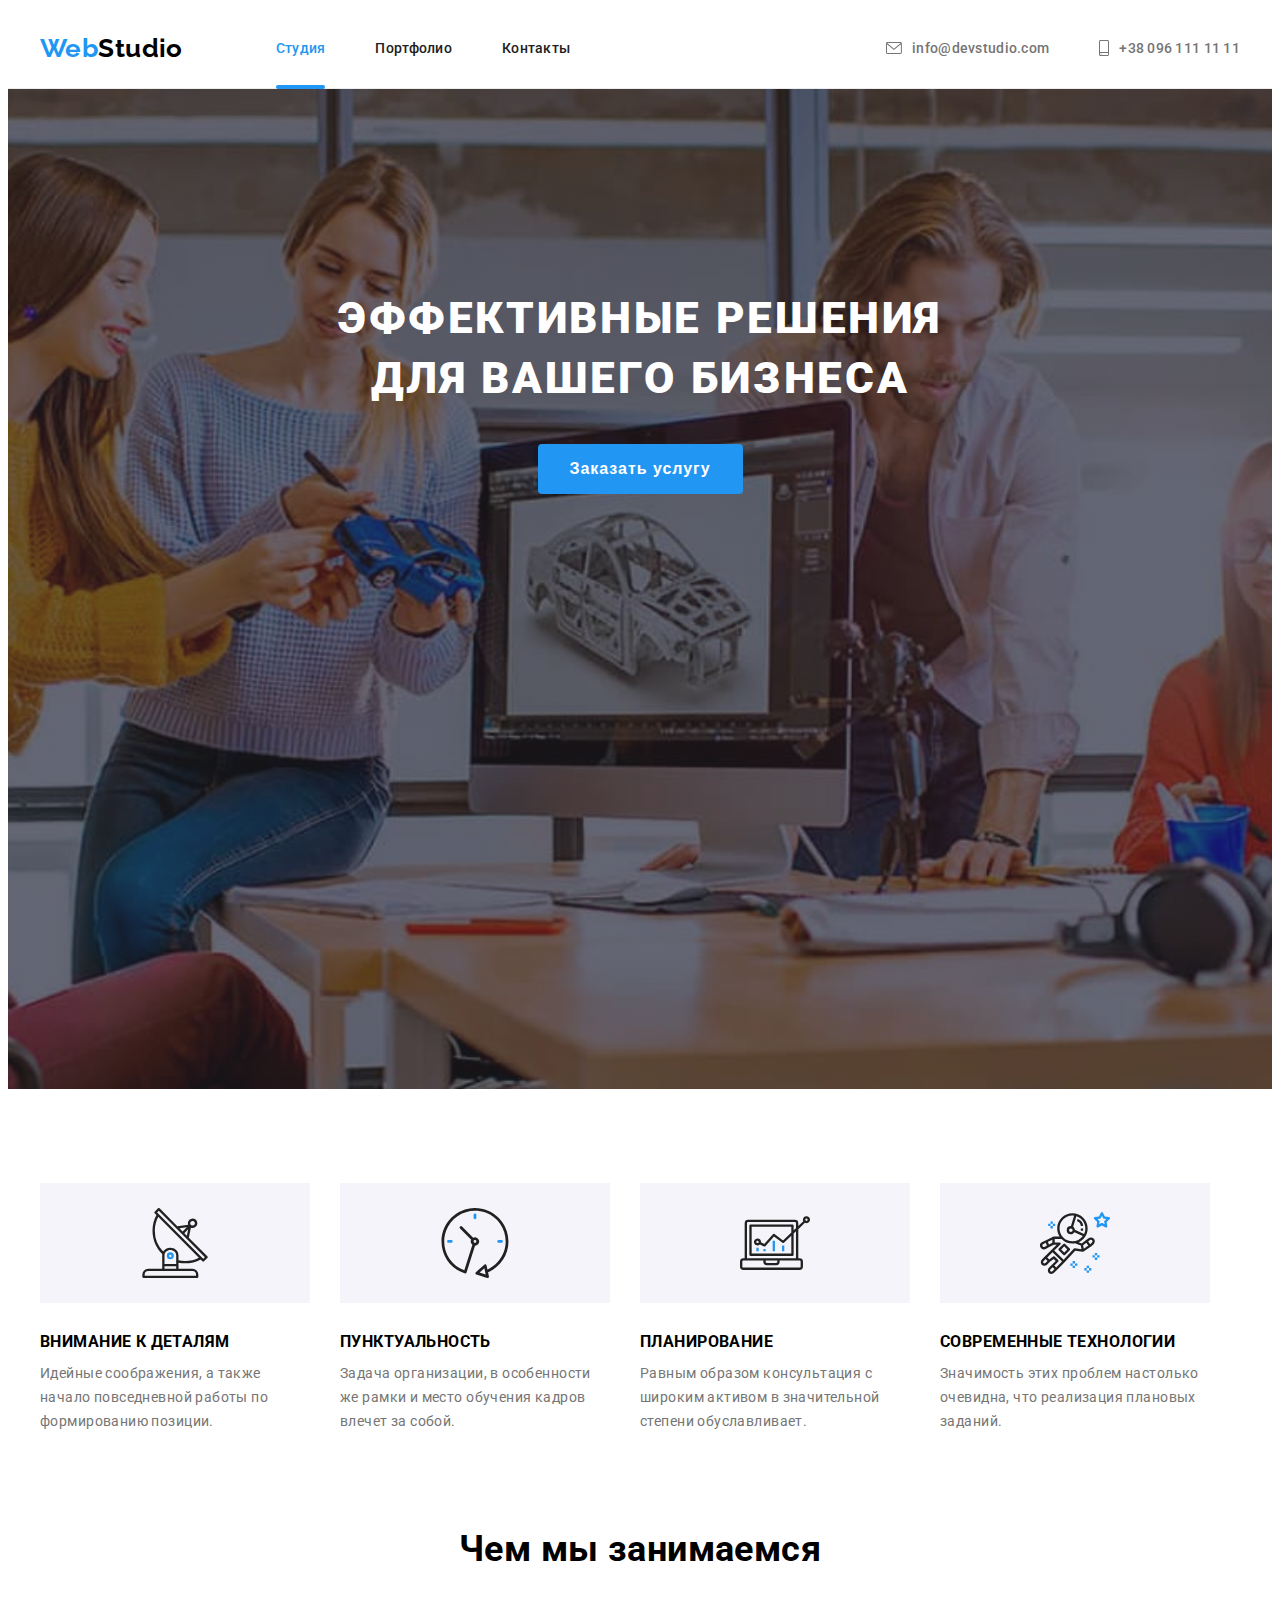
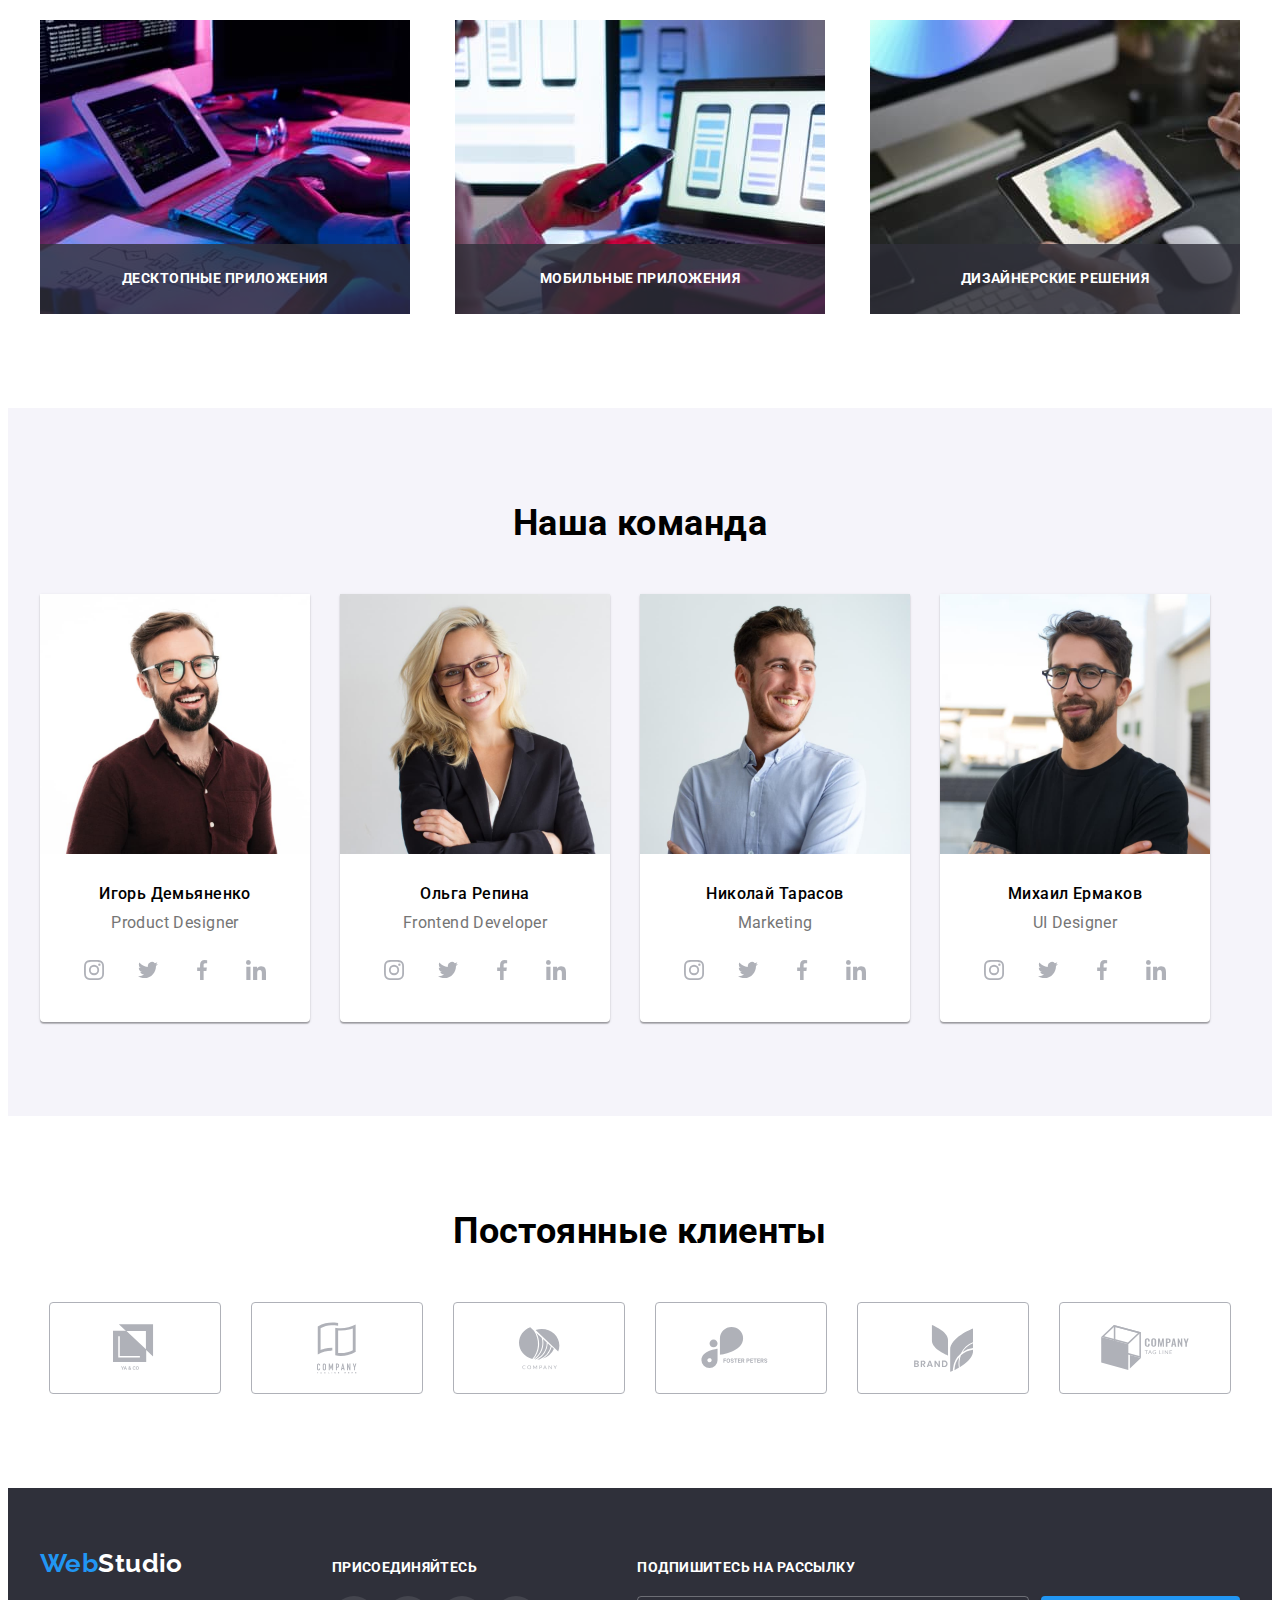
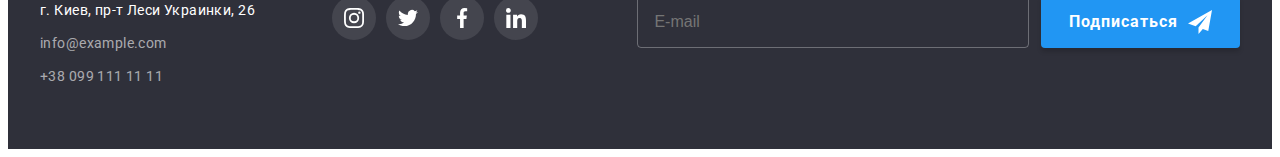
<file: index.html>
<!DOCTYPE html>
<html lang="ru">
  <head>
    <meta charset="UTF-8" />
    <meta name="viewport" content="width=device-width, initial-scale=1.0" />
    <title>Студия</title>
    <link rel="preconnect" href="https://fonts.gstatic.com" />
    <link
      href="https://fonts.googleapis.com/css2?family=Raleway&family=Roboto:wght@400;500;700;900&display=swap"
      rel="stylesheet"
    />
    <link
      rel="stylesheet"
      href="https://cdnjs.cloudflare.com/ajax/libs/modern-normalize/1.0.0/modern-normalize.min.css"
      integrity="sha512-ISS7cAi1PEhQ8jnbJpJZMd29NlhNj4AWYyLOSp2CE/CsHxTCu+r+t0D2yoJudVrd0/8fTVPUVDzY5Tvli75u/g=="
      crossorigin="anonymous"
    />
    <link rel="stylesheet" href="./css/main.min.css" />
  </head>

  <body>
    <header class="page-header">
      <div class="container page-header__container">
        <!-- Блок навигации -->
        <nav class="page-header__nav">
          <a href="./index.html" class="logo"
            ><span class="logo--accent">Web</span>Studio</a
          >

          <ul class="site-nav">
            <li class="site-nav__item">
              <a href="" class="site-nav__link site-nav__link--current"
                >Студия</a
              >
            </li>
            <li class="site-nav__item">
              <a href="./portfolio.html" class="site-nav__link">Портфолио</a>
            </li>
            <li class="site-nav__item">
              <a href="" class="site-nav__link">Контакты</a>
            </li>
          </ul>
        </nav>

        <ul class="adr-nav">
          <li class="adr-nav__item">
            <a href="mailto:info@devstudio.com" class="adr-nav__link">
              <svg class="adr-nav__icon" width="16" height="12">
                <use href="./images/icons.svg#icon-envelope"></use>
              </svg>
              info@devstudio.com</a
            >
          </li>

          <li class="adr-nav__item">
            <a href="tel:+380961111111" class="adr-nav__link">
              <svg class="adr-nav__icon" width="10" height="16">
                <use href="./images/icons.svg#icon-smartphone"></use>
              </svg>
              +38 096 111 11 11</a
            >
          </li>
        </ul>
      </div>
    </header>

    <!-- Контейнер основного контента -->
    <main>
      <!-- Герой -->
      <section class="hero">
        <div class="container">
          <h1 class="hero__title">
            Эффективные решения <br />для вашего бизнеса
          </h1>
          <button
            class="hero__btn"
            data-modal-open
            type="button"
            aria-label="Order service"
          >
            Заказать услугу
          </button>
        </div>
      </section>

      <!-- Секция "Наши возможности" -->
      <section class="can">
        <div class="container">
          <h2 class="visually-hidden">Наши преимущества</h2>

          <ul class="can-set">
            <li class="can-set__item">
              <div class="can-set__link">
                <svg width="70" height="70">
                  <use href="./images/icons.svg#icon-antenna"></use>
                </svg>
              </div>
              <h3 class="can-set__title">Внимание к деталям</h3>
              <p class="can-set__paragraph">
                Идейные соображения, а также начало повседневной работы по
                формированию позиции.
              </p>
            </li>

            <li class="can-set__item">
              <div class="can-set__link">
                <svg width="70" height="70">
                  <use href="./images/icons.svg#icon-clock"></use>
                </svg>
              </div>
              <h3 class="can-set__title">Пунктуальность</h3>
              <p class="can-set__paragraph">
                Задача организации, в особенности же рамки и место обучения
                кадров влечет за собой.
              </p>
            </li>

            <li class="can-set__item">
              <div class="can-set__link">
                <svg width="70" height="70">
                  <use href="./images/icons.svg#icon-diagram"></use>
                </svg>
              </div>
              <h3 class="can-set__title">Планирование</h3>
              <p class="can-set__paragraph">
                Равным образом консультация с широким активом в значительной
                степени обуславливает.
              </p>
            </li>

            <li class="can-set__item">
              <div class="can-set__link">
                <svg width="70" height="70">
                  <use href="./images/icons.svg#icon-astronaut"></use>
                </svg>
              </div>
              <h3 class="can-set__title">Современные технологии</h3>
              <p class="can-set__paragraph">
                Значимость этих проблем настолько очевидна, что реализация
                плановых заданий.
              </p>
            </li>
          </ul>
        </div>
      </section>

      <!-- Секция "Чем мы занимаемся" -->
      <section class="work">
        <div class="container">
          <h2 class="block-title">Чем мы занимаемся</h2>
          <ul class="work-set">
            <li class="work-set__item">
              <div class="work-set__thumb">
                <img
                  src="./images/img1.jpg"
                  alt="Работа за компьютером"
                  width="370"
                  height="294"
                />
                <p class="work-set__paragraph">Десктопные приложения</p>
              </div>
            </li>

            <li class="work-set__item">
              <div class="work-set__thumb">
                <img
                  src="./images/img2.jpg"
                  alt="Работа на ноутбуке"
                  width="370"
                  height="294"
                />
                <p class="work-set__paragraph">Мобильные приложения</p>
              </div>
            </li>

            <li class="work-set__item">
              <div class="work-set__thumb">
                <img
                  src="./images/img3.jpg"
                  alt="Работа на ноутбуке"
                  width="370"
                  height="294"
                />
                <p class="work-set__paragraph">Дизайнерские решения</p>
              </div>
            </li>
          </ul>
        </div>
      </section>

      <!-- Секция "Наша команда" -->
      <section class="team">
        <div class="container">
          <h2 class="block-title">Наша команда</h2>

          <ul class="team-set">
            <li class="team-set__item">
              <div class="team-set__thumb">
                <img
                  src="./images/igor.jpg"
                  alt="Игорь Демьяненко"
                  width="270"
                  height="260"
                />
              </div>

              <div class="team-set__cont">
                <h3 class="team-set__title">Игорь Демьяненко</h3>
                <p class="team-set__paragraph">Product Designer</p>

                <ul class="icons-set">
                  <li class="icons-set__item">
                    <a href="" class="icons-set__link">
                      <svg width="20" height="20">
                        <use href="./images/icons.svg#icon-instagram"></use>
                      </svg>
                    </a>
                  </li>

                  <li class="icons-set__item">
                    <a href="" class="icons-set__link">
                      <svg width="20" height="20">
                        <use href="./images/icons.svg#icon-twitter"></use>
                      </svg>
                    </a>
                  </li>

                  <li class="icons-set__item">
                    <a href="" class="icons-set__link">
                      <svg width="20" height="20">
                        <use href="./images/icons.svg#icon-facebook"></use>
                      </svg>
                    </a>
                  </li>

                  <li class="icons-set__item">
                    <a href="" class="icons-set__link">
                      <svg width="20" height="20">
                        <use href="./images/icons.svg#icon-linkedin"></use>
                      </svg>
                    </a>
                  </li>
                </ul>
              </div>
            </li>

            <li class="team-set__item">
              <div class="team-set__thumb">
                <img
                  src="./images/olga.jpg"
                  alt="Ольга Репина"
                  width="270"
                  height="260"
                />
              </div>

              <div class="team-set__cont">
                <h3 class="team-set__title">Ольга Репина</h3>
                <p class="team-set__paragraph">Frontend Developer</p>

                <ul class="icons-set">
                  <li class="icons-set__item">
                    <a href="" class="icons-set__link">
                      <svg width="20" height="20">
                        <use href="./images/icons.svg#icon-instagram"></use>
                      </svg>
                    </a>
                  </li>

                  <li class="icons-set__item">
                    <a href="" class="icons-set__link">
                      <svg width="20" height="20">
                        <use href="./images/icons.svg#icon-twitter"></use>
                      </svg>
                    </a>
                  </li>

                  <li class="icons-set__item">
                    <a href="" class="icons-set__link">
                      <svg width="20" height="20">
                        <use href="./images/icons.svg#icon-facebook"></use>
                      </svg>
                    </a>
                  </li>

                  <li class="icons-set__item">
                    <a href="" class="icons-set__link">
                      <svg width="20" height="20">
                        <use href="./images/icons.svg#icon-linkedin"></use>
                      </svg>
                    </a>
                  </li>
                </ul>
              </div>
            </li>

            <li class="team-set__item">
              <div class="team-set__thumb">
                <img
                  src="./images/nikolay.jpg"
                  alt="Николай Тарасов"
                  width="270"
                  height="260"
                />
              </div>

              <div class="team-set__cont">
                <h3 class="team-set__title">Николай Тарасов</h3>
                <p class="team-set__paragraph">Marketing</p>

                <ul class="icons-set">
                  <li class="icons-set__item">
                    <a href="" class="icons-set__link">
                      <svg width="20" height="20">
                        <use href="./images/icons.svg#icon-instagram"></use>
                      </svg>
                    </a>
                  </li>

                  <li class="icons-set__item">
                    <a href="" class="icons-set__link">
                      <svg width="20" height="20">
                        <use href="./images/icons.svg#icon-twitter"></use>
                      </svg>
                    </a>
                  </li>

                  <li class="icons-set__item">
                    <a href="" class="icons-set__link">
                      <svg width="20" height="20">
                        <use href="./images/icons.svg#icon-facebook"></use>
                      </svg>
                    </a>
                  </li>

                  <li class="icons-set__item">
                    <a href="" class="icons-set__link">
                      <svg width="20" height="20">
                        <use href="./images/icons.svg#icon-linkedin"></use>
                      </svg>
                    </a>
                  </li>
                </ul>
              </div>
            </li>

            <li class="team-set__item">
              <div class="team-set__thumb">
                <img
                  src="./images/mihail.jpg"
                  alt="Михаил Ермаков"
                  width="270"
                  height="260"
                />
              </div>

              <div class="team-set__cont">
                <h3 class="team-set__title">Михаил Ермаков</h3>
                <p class="team-set__paragraph">UI Designer</p>

                <ul class="icons-set">
                  <li class="icons-set__item">
                    <a href="" class="icons-set__link">
                      <svg width="20" height="20">
                        <use href="./images/icons.svg#icon-instagram"></use>
                      </svg>
                    </a>
                  </li>

                  <li class="icons-set__item">
                    <a href="" class="icons-set__link">
                      <svg width="20" height="20">
                        <use href="./images/icons.svg#icon-twitter"></use>
                      </svg>
                    </a>
                  </li>

                  <li class="icons-set__item">
                    <a href="" class="icons-set__link">
                      <svg width="20" height="20">
                        <use href="./images/icons.svg#icon-facebook"></use>
                      </svg>
                    </a>
                  </li>

                  <li class="icons-set__item">
                    <a href="" class="icons-set__link">
                      <svg width="20" height="20">
                        <use href="./images/icons.svg#icon-linkedin"></use>
                      </svg>
                    </a>
                  </li>
                </ul>
              </div>
            </li>
          </ul>
        </div>
      </section>

      <section class="clients">
        <div class="container">
          <h2 class="block-title">Постоянные клиенты</h2>

          <ul class="client-set">
            <li class="client-set__item">
              <a href="" class="client-set__link">
                <svg width="44.27" height="49.23">
                  <use href="./images/icons.svg#icon-client1"></use>
                </svg>
              </a>
            </li>

            <li class="client-set__item">
              <a href="" class="client-set__link">
                <svg width="40" height="52">
                  <use href="./images/icons.svg#icon-client2"></use>
                </svg>
              </a>
            </li>

            <li class="client-set__item">
              <a href="" class="client-set__link">
                <svg width="41" height="42.8">
                  <use href="./images/icons.svg#icon-client3"></use>
                </svg>
              </a>
            </li>

            <li class="client-set__item">
              <a href="" class="client-set__link">
                <svg width="79.66" height="42.02">
                  <use href="./images/icons.svg#icon-client4"></use>
                </svg>
              </a>
            </li>

            <li class="client-set__item">
              <a href="" class="client-set__link">
                <svg width="59" height="47">
                  <use href="./images/icons.svg#icon-client5"></use>
                </svg>
              </a>
            </li>

            <li class="client-set__item">
              <a href="" class="client-set__link">
                <svg width="88.48" height="45.44">
                  <use href="./images/icons.svg#icon-client6"></use>
                </svg>
              </a>
            </li>
          </ul>
        </div>
      </section>
    </main>

    <!-- Подвал -->
    <footer class="page-footer">
      <div class="container page-footer__container">
        <div>
          <a href="./index.html" class="logo page-footer__logo"
            ><span class="logo--accent">Web</span>Studio</a
          >

          <address class="address">
            <p class="address__paragraph">г. Киев, пр-т Леси Украинки, 26</p>
            <ul class="address__set">
              <li class="address__item">
                <a href="mailto:info@example.com" class="address__link"
                  >info@example.com</a
                >
              </li>
              <li class="address__item">
                <a href="tel:+380991111111" class="address__link"
                  >+38 099 111 11 11</a
                >
              </li>
            </ul>
          </address>
        </div>

        <div class="connect">
          <p class="connect__name">Присоединяйтесь</p>

          <ul class="connect-set">
            <li class="connect-set__item">
              <a href="" class="connect-set__link">
                <svg width="20" height="20">
                  <use href="./images/icons.svg#icon-instagram"></use>
                </svg>
              </a>
            </li>

            <li class="connect-set__item">
              <a href="" class="connect-set__link">
                <svg width="20" height="20">
                  <use href="./images/icons.svg#icon-twitter"></use>
                </svg>
              </a>
            </li>

            <li class="connect-set__item">
              <a href="" class="connect-set__link">
                <svg width="20" height="20">
                  <use href="./images/icons.svg#icon-facebook"></use>
                </svg>
              </a>
            </li>

            <li class="connect-set__item">
              <a href="" class="connect-set__link">
                <svg width="20" height="20">
                  <use href="./images/icons.svg#icon-linkedin"></use>
                </svg>
              </a>
            </li>
          </ul>
        </div>

        <form class="foot-form">
          <b class="foot-form__appeal">Подпишитесь на рассылку</b>
          <div class="foot-form__box">
            <input
              class="foot-form__input"
              type="email"
              name="email"
              placeholder="E-mail"
            />
            <button class="foot-form__btn" type="submit" aria-label="Subscribe">
              Подписаться
              <svg class="foot-form__svg" width="24" height="24">
                <use href="./images/icons.svg#icon-send"></use>
              </svg>
            </button>
          </div>
        </form>
      </div>
    </footer>

    <div data-modal class="backdrop backdrop--hidden">
      <div class="modal">
        <button
          class="modal__close-btn"
          data-modal-close
          type="button"
          aria-label="Close button"
        >
          <svg width="18" height="18">
            <use href="./images/icons.svg#icon-close"></use>
          </svg>
        </button>

        <form class="form" autocomplete="off">
          <p class="form__paragraph">Оставьте свои данные, мы Вам перезвоним</p>
          <label class="form__field">
            <span class="form__name">Имя</span>
            <span class="form__box">
              <input class="form__input" type="text" name="name" />
              <svg class="form__svg" width="18" height="18">
                <use href="./images/icons.svg#icon-person"></use>
              </svg>
            </span>
          </label>

          <label class="form__field">
            <span class="form__name">Телефон</span>
            <span class="form__box">
              <input class="form__input" type="tel" name="tel" />
              <svg class="form__svg" width="18" height="18">
                <use href="./images/icons.svg#icon-phone"></use>
              </svg>
            </span>
          </label>

          <label class="form__field">
            <span class="form__name">Почта</span>
            <span class="form__box">
              <input class="form__input" type="email" name="mail" />
              <svg class="form__svg" width="18" height="18">
                <use href="./images/icons.svg#icon-email"></use>
              </svg>
            </span>
          </label>

          <label class="form__field">
            <span class="form__name">Комментарий</span>
            <textarea
              class="form__textarea"
              name="comment"
              rows="5"
              placeholder="Введите текст"
            ></textarea>
          </label>

          <label class="form__policy">
            <input class="form__checkbox" type="checkbox" name="policy" />
            <svg class="form__policy-svg" width="16" height="15">
              <use
                class="form__policy-use"
                href="./images/icons.svg#icon-check"
              ></use>
            </svg>
            <span class="form__agreement">
              Соглашаюсь с рассылкой и принимаю&nbsp;
              <a class="form__agreement-link" href="">Условия договора</a></span
            >
          </label>

          <button class="modal__btn" type="submit" aria-label="Send">
            Отправить
          </button>
        </form>
      </div>
    </div>
    <script src="./js/modal.js"></script>
  </body>
</html>
</file>
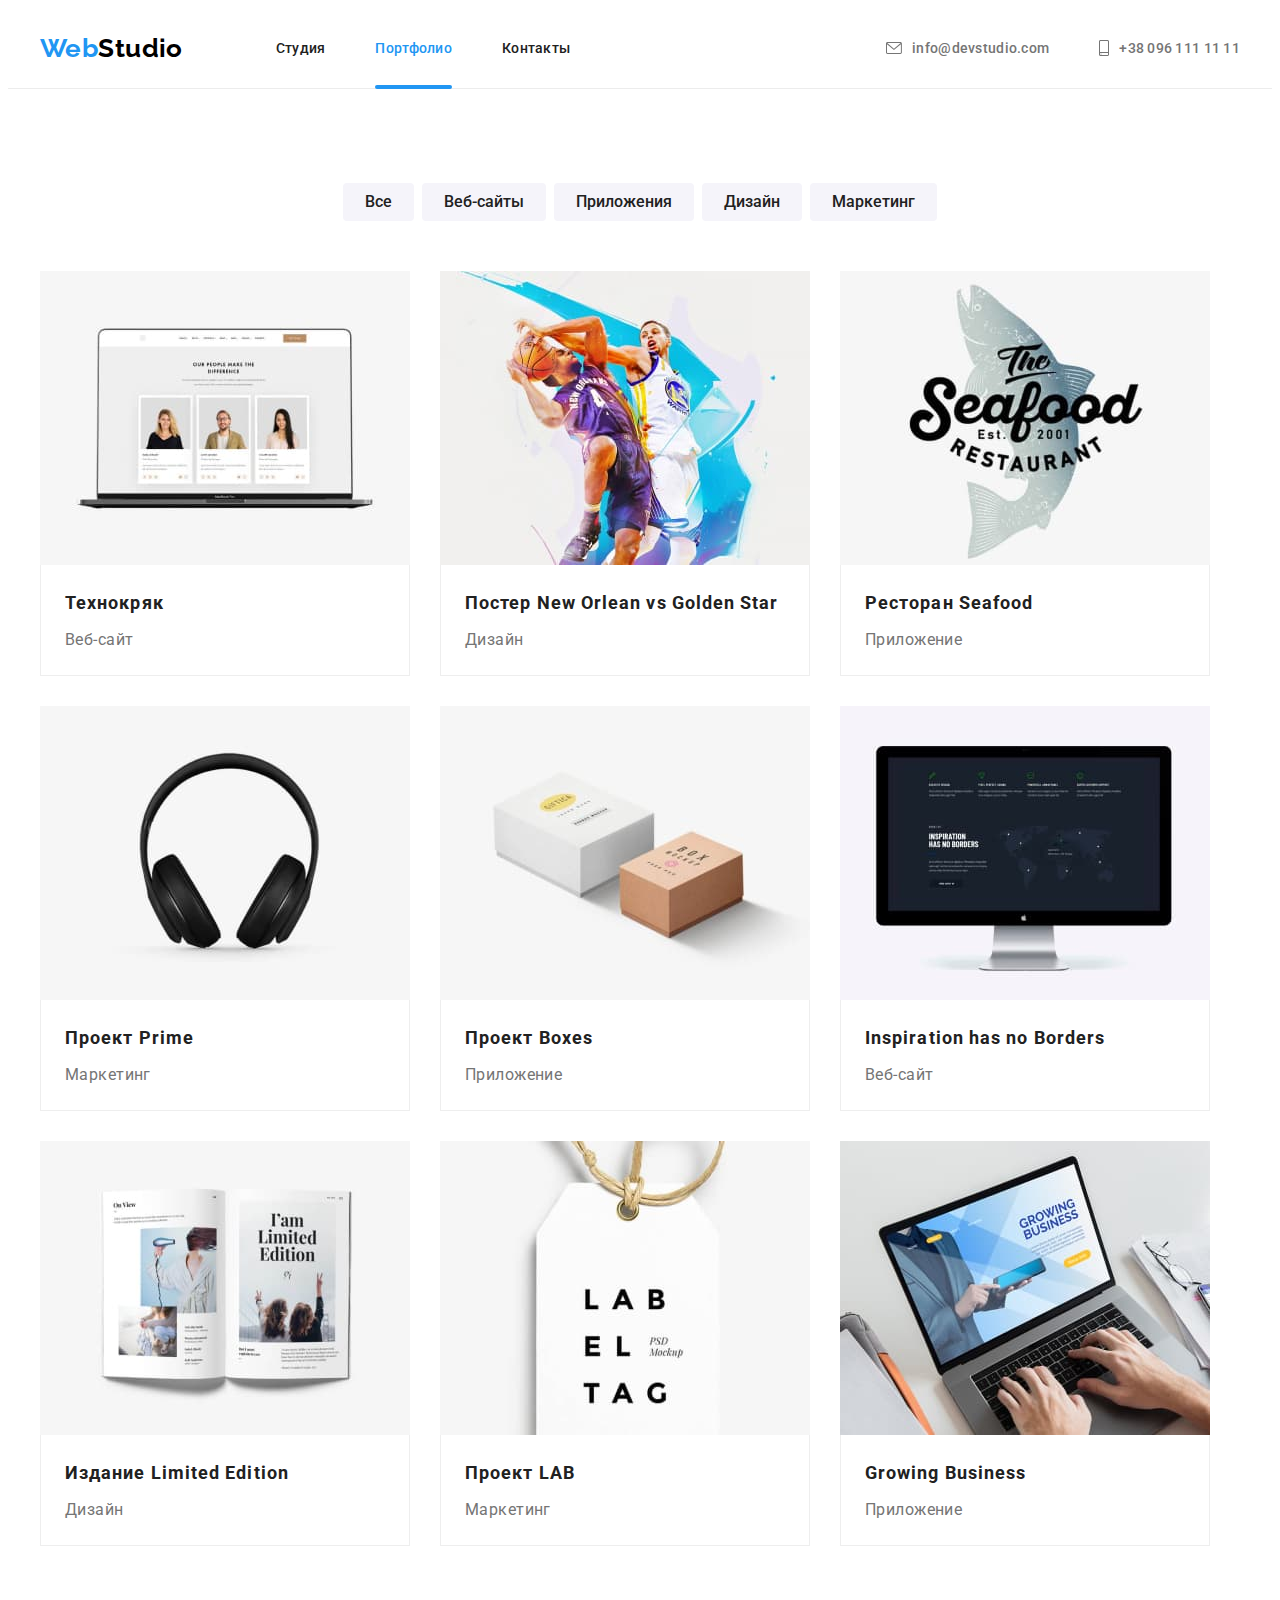
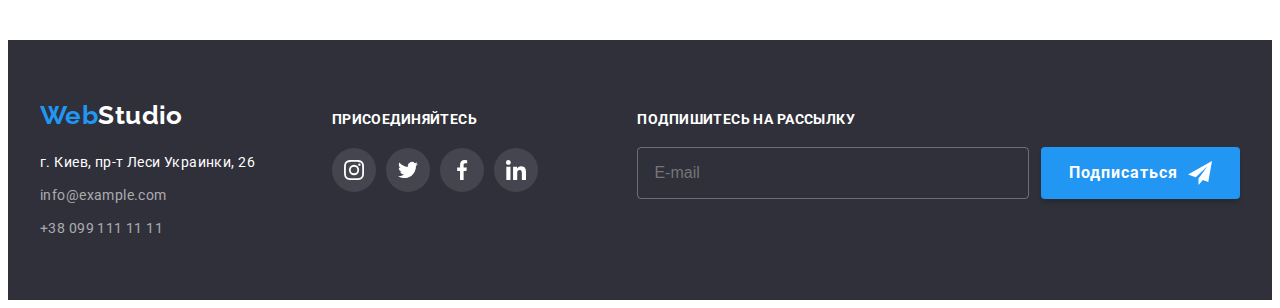
<file: portfolio.html>
<!DOCTYPE html>
<html lang="ru">
  <head>
    <meta charset="UTF-8" />
    <meta name="viewport" content="width=device-width, initial-scale=1.0" />
    <title>Портфолио</title>
    <link rel="preconnect" href="https://fonts.gstatic.com" />
    <link
      href="https://fonts.googleapis.com/css2?family=Raleway&family=Roboto:wght@400;500;700;900&display=swap"
      rel="stylesheet"
    />
    <link
      rel="stylesheet"
      href="https://cdnjs.cloudflare.com/ajax/libs/modern-normalize/1.0.0/modern-normalize.min.css"
      integrity="sha512-ISS7cAi1PEhQ8jnbJpJZMd29NlhNj4AWYyLOSp2CE/CsHxTCu+r+t0D2yoJudVrd0/8fTVPUVDzY5Tvli75u/g=="
      crossorigin="anonymous"
    />
    <link rel="stylesheet" href="./css/main.min.css" />
  </head>

  <body>
    <header class="page-header">
      <div class="container page-header__container">
        <!-- Блок навигации -->
        <nav class="page-header__nav">
          <a href="./index.html" class="logo"
            ><span class="logo--accent">Web</span>Studio</a
          >

          <ul class="site-nav">
            <li class="site-nav__item">
              <a href="./index.html" class="site-nav__link">Студия</a>
            </li>
            <li class="site-nav__item">
              <a href="" class="site-nav__link site-nav__link--current"
                >Портфолио</a
              >
            </li>
            <li class="site-nav__item">
              <a href="" class="site-nav__link">Контакты</a>
            </li>
          </ul>
        </nav>

        <ul class="adr-nav">
          <li class="adr-nav__item">
            <a href="mailto:info@devstudio.com" class="adr-nav__link">
              <svg class="adr-nav__icon" width="16" height="12">
                <use href="./images/icons.svg#icon-envelope"></use>
              </svg>
              info@devstudio.com</a
            >
          </li>

          <li class="adr-nav__item">
            <a href="tel:+380961111111" class="adr-nav__link">
              <svg class="adr-nav__icon" width="10" height="16">
                <use href="./images/icons.svg#icon-smartphone"></use>
              </svg>
              +38 096 111 11 11</a
            >
          </li>
        </ul>
      </div>
    </header>

    <!-- Контейнер основного контента -->
    <main>
      <section class="card-section">
        <div class="container">
          <h1 class="visually-hidden">Примеры работ</h1>

          <!-- Блок кнопок -->
          <ul class="button-set">
            <li class="button-set__item">
              <button class="button-set__btn" type="button" aria-label="All">
                Все
              </button>
            </li>

            <li class="button-set__item">
              <button
                class="button-set__btn"
                type="button"
                aria-label="Web sites"
              >
                Веб-сайты
              </button>
            </li>

            <li class="button-set__item">
              <button
                class="button-set__btn"
                type="button"
                aria-label="Applications"
              >
                Приложения
              </button>
            </li>

            <li class="button-set__item">
              <button class="button-set__btn" type="button" aria-label="Design">
                Дизайн
              </button>
            </li>

            <li class="button-set__item">
              <button
                class="button-set__btn"
                type="button"
                aria-label="Marketing"
              >
                Маркетинг
              </button>
            </li>
          </ul>

          <!-- Блок карточек -->
          <ul class="card-set">
            <li class="card-set__item">
              <a href="" class="product">
                <div class="product__thumb">
                  <img
                    src="./images/portfolio/page2-1.jpg"
                    alt="Ноутбук"
                    width="370"
                    height="294"
                  />

                  <div class="product__overley">
                    <p class="product__paragraph">
                      Технокряк это современная площадка распространения
                      коронавируса. Компании используют эту платформу для
                      цифрового шпионажа и атак на защищённые сервера
                      конкурентов.
                    </p>
                  </div>
                </div>

                <div class="product__cont">
                  <h2 class="product__name">Технокряк</h2>
                  <p class="product__description">Веб-сайт</p>
                </div>
              </a>
            </li>

            <li class="card-set__item">
              <a href="" class="product">
                <div class="product__thumb">
                  <img
                    src="./images/portfolio/page2-2.jpg"
                    alt="Два баскетболиста"
                    width="370"
                    height="294"
                  />

                  <div class="product__overley">
                    <p class="product__paragraph">
                      Технокряк это современная площадка распространения
                      коронавируса. Компании используют эту платформу для
                      цифрового шпионажа и атак на защищённые сервера
                      конкурентов.
                    </p>
                  </div>
                </div>

                <div class="product__cont">
                  <h2 class="product__name">
                    Постер New Orlean vs Golden Star
                  </h2>
                  <p class="product__description">Дизайн</p>
                </div>
              </a>
            </li>

            <li class="card-set__item">
              <a href="" class="product">
                <div class="product__thumb">
                  <img
                    src="./images/portfolio/page2-3.jpg"
                    alt="Логотип ресторана Seafood"
                    width="370"
                    height="294"
                  />

                  <div class="product__overley">
                    <p class="product__paragraph">
                      Технокряк это современная площадка распространения
                      коронавируса. Компании используют эту платформу для
                      цифрового шпионажа и атак на защищённые сервера
                      конкурентов.
                    </p>
                  </div>
                </div>

                <div class="product__cont">
                  <h2 class="product__name">Ресторан Seafood</h2>
                  <p class="product__description">Приложение</p>
                </div>
              </a>
            </li>

            <li class="card-set__item">
              <a href="" class="product">
                <div class="product__thumb">
                  <img
                    src="./images/portfolio/page2-4.jpg"
                    alt="Наушники"
                    width="370"
                    height="294"
                  />

                  <div class="product__overley">
                    <p class="product__paragraph">
                      Технокряк это современная площадка распространения
                      коронавируса. Компании используют эту платформу для
                      цифрового шпионажа и атак на защищённые сервера
                      конкурентов.
                    </p>
                  </div>
                </div>

                <div class="product__cont">
                  <h2 class="product__name">Проект Prime</h2>
                  <p class="product__description">Маркетинг</p>
                </div>
              </a>
            </li>

            <li class="card-set__item">
              <a href="" class="product">
                <div class="product__thumb">
                  <img
                    src="./images/portfolio/page2-5.jpg"
                    alt="Две коробки"
                    width="370"
                    height="294"
                  />

                  <div class="product__overley">
                    <p class="product__paragraph">
                      Технокряк это современная площадка распространения
                      коронавируса. Компании используют эту платформу для
                      цифрового шпионажа и атак на защищённые сервера
                      конкурентов.
                    </p>
                  </div>
                </div>

                <div class="product__cont">
                  <h2 class="product__name">Проект Boxes</h2>
                  <p class="product__description">Приложение</p>
                </div>
              </a>
            </li>

            <li class="card-set__item">
              <a href="" class="product">
                <div class="product__thumb">
                  <img
                    src="./images/portfolio/page2-6.jpg"
                    alt="Монитор"
                    width="370"
                    height="294"
                  />

                  <div class="product__overley">
                    <p class="product__paragraph">
                      Технокряк это современная площадка распространения
                      коронавируса. Компании используют эту платформу для
                      цифрового шпионажа и атак на защищённые сервера
                      конкурентов.
                    </p>
                  </div>
                </div>

                <div class="product__cont">
                  <h2 class="product__name">Inspiration has no Borders</h2>
                  <p class="product__description">Веб-сайт</p>
                </div>
              </a>
            </li>

            <li class="card-set__item">
              <a href="" class="product">
                <div class="product__thumb">
                  <img
                    src="./images/portfolio/page2-7.jpg"
                    alt="Открытая книга"
                    width="370"
                    height="294"
                  />

                  <div class="product__overley">
                    <p class="product__paragraph">
                      Технокряк это современная площадка распространения
                      коронавируса. Компании используют эту платформу для
                      цифрового шпионажа и атак на защищённые сервера
                      конкурентов.
                    </p>
                  </div>
                </div>

                <div class="product__cont">
                  <h2 class="product__name">Издание Limited Edition</h2>
                  <p class="product__description">Дизайн</p>
                </div>
              </a>
            </li>

            <li class="card-set__item">
              <a href="" class="product">
                <div class="product__thumb">
                  <img
                    src="./images/portfolio/page2-8.jpg"
                    alt="Лейбл"
                    width="370"
                    height="294"
                  />

                  <div class="product__overley">
                    <p class="product__paragraph">
                      Технокряк это современная площадка распространения
                      коронавируса. Компании используют эту платформу для
                      цифрового шпионажа и атак на защищённые сервера
                      конкурентов.
                    </p>
                  </div>
                </div>

                <div class="product__cont">
                  <h2 class="product__name">Проект LAB</h2>
                  <p class="product__description">Маркетинг</p>
                </div>
              </a>
            </li>

            <li class="card-set__item">
              <a href="" class="product">
                <div class="product__thumb">
                  <img
                    src="./images/portfolio/page2-9.jpg"
                    alt="Ноутбук"
                    width="370"
                    height="294"
                  />

                  <div class="product__overley">
                    <p class="product__paragraph">
                      Технокряк это современная площадка распространения
                      коронавируса. Компании используют эту платформу для
                      цифрового шпионажа и атак на защищённые сервера
                      конкурентов.
                    </p>
                  </div>
                </div>

                <div class="product__cont">
                  <h2 class="product__name">Growing Business</h2>
                  <p class="product__description">Приложение</p>
                </div>
              </a>
            </li>
          </ul>
        </div>
      </section>
    </main>

    <!-- Подвал -->
    <footer class="page-footer">
      <div class="container page-footer__container">
        <div>
          <a href="./index.html" class="logo page-footer__logo"
            ><span class="logo--accent">Web</span>Studio</a
          >

          <address class="address">
            <p class="address__paragraph">г. Киев, пр-т Леси Украинки, 26</p>
            <ul class="address__set">
              <li class="address__item">
                <a href="mailto:info@example.com" class="address__link"
                  >info@example.com</a
                >
              </li>
              <li class="address__item">
                <a href="tel:+380991111111" class="address__link"
                  >+38 099 111 11 11</a
                >
              </li>
            </ul>
          </address>
        </div>

        <div class="connect">
          <p class="connect__name">Присоединяйтесь</p>

          <ul class="connect-set">
            <li class="connect-set__item">
              <a href="" class="connect-set__link">
                <svg width="20" height="20">
                  <use href="./images/icons.svg#icon-instagram"></use>
                </svg>
              </a>
            </li>

            <li class="connect-set__item">
              <a href="" class="connect-set__link">
                <svg width="20" height="20">
                  <use href="./images/icons.svg#icon-twitter"></use>
                </svg>
              </a>
            </li>

            <li class="connect-set__item">
              <a href="" class="connect-set__link">
                <svg width="20" height="20">
                  <use href="./images/icons.svg#icon-facebook"></use>
                </svg>
              </a>
            </li>

            <li class="connect-set__item">
              <a href="" class="connect-set__link">
                <svg width="20" height="20">
                  <use href="./images/icons.svg#icon-linkedin"></use>
                </svg>
              </a>
            </li>
          </ul>
        </div>

        <form class="foot-form">
          <b class="foot-form__appeal">Подпишитесь на рассылку</b>
          <div class="foot-form__box">
            <input
              class="foot-form__input"
              type="email"
              name="email"
              placeholder="E-mail"
            />
            <button class="foot-form__btn" type="submit" aria-label="Subscribe">
              Подписаться
              <svg class="foot-form__svg" width="24" height="24">
                <use href="./images/icons.svg#icon-send"></use>
              </svg>
            </button>
          </div>
        </form>
      </div>
    </footer>
  </body>
</html>
</file>
<file: css/main.min.css>
body{background-color:var(--white-color);color:var(--primary-text-color);font-family:Roboto, sans-serif;font-size:14px;letter-spacing:0.03em}a{text-decoration:none}img{display:block;max-width:100%;height:auto}.site-nav,.adr-nav,.can-set,.work-set,.team-set,.icons-set,.client-set,.address__set,.connect-set,.button-set,.card-set{margin:0;padding:0;list-style:none}.visually-hidden{position:absolute;width:1px;height:1px;margin:-1px;border:0;padding:0;white-space:nowrap;-webkit-clip-path:inset(100%);clip-path:inset(100%);clip:rect(0 0 0 0);overflow:hidden}.container{width:1200px;margin-left:auto;margin-right:auto;padding-left:15px;padding-right:15px}.page-header{display:-webkit-box;display:-ms-flexbox;display:flex;-webkit-box-align:center;-ms-flex-align:center;align-items:center;min-height:80px;border-bottom:1px solid #ececec}.page-header__container,.page-header__nav{display:-webkit-box;display:-ms-flexbox;display:flex;-webkit-box-align:center;-ms-flex-align:center;align-items:center}.logo{color:#000;font-family:Raleway, sans-serif;font-weight:700;font-size:26px;line-height:1.19}.logo--accent{color:#2196f3}.site-nav{display:-webkit-box;display:-ms-flexbox;display:flex;margin-left:93px}.site-nav__item:not(:last-child){margin-right:50px}.site-nav__link{position:relative;padding-top:32px;padding-bottom:32px;color:#212121;font-weight:500;line-height:1.15;letter-spacing:0.02em;-webkit-transition:color 250ms cubic-bezier(0.4, 0, 0.2, 1);transition:color 250ms cubic-bezier(0.4, 0, 0.2, 1)}.site-nav__link:hover,.site-nav__link:focus{color:#2196f3}.site-nav__link--current{color:#2196f3}.site-nav__link--current::after{position:absolute;bottom:-1px;left:0;width:100%;content:'';height:4px;background-color:#2196f3;border-radius:2px}.adr-nav{display:-webkit-box;display:-ms-flexbox;display:flex;margin-left:auto}.adr-nav__item:not(:last-child){margin-right:50px}.adr-nav__link{display:-webkit-box;display:-ms-flexbox;display:flex;-webkit-box-align:center;-ms-flex-align:center;align-items:center;padding-top:32px;padding-bottom:32px;color:#757575;font-weight:500;line-height:1.15;letter-spacing:0.02em;white-space:nowrap;-webkit-transition:color 250ms cubic-bezier(0.4, 0, 0.2, 1);transition:color 250ms cubic-bezier(0.4, 0, 0.2, 1)}.adr-nav__link:hover,.adr-nav__link:focus{color:#2196f3}.adr-nav__icon{margin-right:10px;fill:currentColor}.hero{max-width:1600px;height:600px;margin-left:auto;margin-right:auto;padding-top:200px;padding-bottom:200px;text-align:center;background-image:-webkit-gradient(linear, left top, left bottom, from(rgba(47,48,58,0.4)), to(rgba(47,48,58,0.4))),url(../images/hero.jpg);background-image:linear-gradient(rgba(47,48,58,0.4), rgba(47,48,58,0.4)),url(../images/hero.jpg);background-color:#2f303a;background-repeat:no-repeat;background-position:center;background-size:cover}.hero__title{margin-top:0;margin-bottom:35px;color:#fff;font-weight:900;font-size:44px;line-height:1.36;letter-spacing:0.06em;text-transform:uppercase}.hero__btn{padding:10px 32px;border:none;border-radius:4px;color:#fff;background-color:#2196f3;font-weight:700;font-size:16px;line-height:1.87;letter-spacing:0.06em;cursor:pointer;-webkit-transition:background-color 250ms cubic-bezier(0.4, 0, 0.2, 1);transition:background-color 250ms cubic-bezier(0.4, 0, 0.2, 1)}.hero__btn:hover{background-color:#188ce8}.can{padding-top:94px;padding-bottom:94px}.can-set{display:-webkit-box;display:-ms-flexbox;display:flex}.can-set__item{width:270px}.can-set__item:not(:last-child){margin-right:30px}.can-set__link{display:-webkit-box;display:-ms-flexbox;display:flex;-webkit-box-pack:center;-ms-flex-pack:center;justify-content:center;-webkit-box-align:center;-ms-flex-align:center;align-items:center;width:270px;height:120px;margin-bottom:30px;background-color:#f5f4fa}.can-set__title{margin-top:0;margin-bottom:10px;font-weight:700;line-height:1.15;text-transform:uppercase}.can-set__paragraph{margin:0;color:#757575;font-weight:400;line-height:1.71}.work{padding-bottom:94px}.work-set{display:-webkit-box;display:-ms-flexbox;display:flex;-webkit-box-pack:justify;-ms-flex-pack:justify;justify-content:space-between}.work-set__item:not(:last-child){margin-right:30px}.block-title{margin-top:0;margin-bottom:50px;font-weight:700;font-size:36px;line-height:1.17;text-align:center}.work-set__thumb{position:relative}.work-set__paragraph{position:absolute;bottom:0;width:100%;margin:0;padding-top:27px;padding-bottom:27px;color:#fff;background-color:rgba(47,48,58,0.8);font-weight:700;font-size:14px;line-height:1.14;text-align:center;text-transform:uppercase}.team{padding-top:94px;padding-bottom:94px;background-color:#f5f4fa}.team-set{display:-webkit-box;display:-ms-flexbox;display:flex}.team-set__item{border-radius:0px 0px 4px 4px;overflow:hidden;-webkit-box-shadow:0px 1px 3px rgba(0,0,0,0.12),0px 1px 1px rgba(0,0,0,0.14),0px 2px 1px rgba(0,0,0,0.2);box-shadow:0px 1px 3px rgba(0,0,0,0.12),0px 1px 1px rgba(0,0,0,0.14),0px 2px 1px rgba(0,0,0,0.2);background-color:#fff}.team-set__item:not(:last-child){margin-right:30px}.team-set__cont{padding:30px 32px}.team-set__title{margin-top:0;margin-bottom:10px;font-weight:500;font-size:16px;line-height:1.19;text-align:center}.team-set__paragraph{margin-top:0;margin-bottom:16px;color:#757575;font-weight:400;font-size:16px;line-height:1.19;text-align:center}.icons-set{display:-webkit-box;display:-ms-flexbox;display:flex;-webkit-box-pack:center;-ms-flex-pack:center;justify-content:center}.icons-set__item:not(:last-child){margin-right:10px}.icons-set__link{display:-webkit-box;display:-ms-flexbox;display:flex;-webkit-box-pack:center;-ms-flex-pack:center;justify-content:center;-webkit-box-align:center;-ms-flex-align:center;align-items:center;width:44px;height:44px;border-radius:50%;background-color:#fff;fill:#afb1b8;-webkit-transition:background-color 250ms cubic-bezier(0.4, 0, 0.2, 1),fill 250ms cubic-bezier(0.4, 0, 0.2, 1);transition:background-color 250ms cubic-bezier(0.4, 0, 0.2, 1),fill 250ms cubic-bezier(0.4, 0, 0.2, 1)}.icons-set__link:hover,.icons-set__link:focus{background-color:#2196f3;fill:#fff}.clients{padding-top:94px;padding-bottom:94px}.client-set{display:-webkit-box;display:-ms-flexbox;display:flex;-webkit-box-pack:center;-ms-flex-pack:center;justify-content:center}.client-set__item:not(:last-child){margin-right:30px}.client-set__link{display:-webkit-box;display:-ms-flexbox;display:flex;-webkit-box-pack:center;-ms-flex-pack:center;justify-content:center;-webkit-box-align:center;-ms-flex-align:center;align-items:center;width:170px;height:90px;border:1px solid #afb1b8;border-radius:4px;fill:#afb1b8;-webkit-transition:border-color 250ms cubic-bezier(0.4, 0, 0.2, 1),fill 250ms cubic-bezier(0.4, 0, 0.2, 1);transition:border-color 250ms cubic-bezier(0.4, 0, 0.2, 1),fill 250ms cubic-bezier(0.4, 0, 0.2, 1)}.client-set__link:hover,.client-set__link:focus{border-color:#2196f3;fill:#2196f3}.page-footer{padding-top:60px;padding-bottom:60px;background-color:#2f303a}.page-footer__container{display:-webkit-box;display:-ms-flexbox;display:flex;-webkit-box-align:baseline;-ms-flex-align:baseline;align-items:baseline;-webkit-box-pack:justify;-ms-flex-pack:justify;justify-content:space-between}.page-footer__logo{display:inline-block;margin-bottom:20px;color:#fff}.address{color:#fff;font-style:normal;font-weight:400;line-height:1.71}.address__paragraph{margin-top:0px;margin-bottom:9px}.address__item:not(:last-child){margin-bottom:9px}.address__link{color:rgba(255,255,255,0.6);-webkit-transition:color 250ms cubic-bezier(0.4, 0, 0.2, 1);transition:color 250ms cubic-bezier(0.4, 0, 0.2, 1)}.address__link:hover,.address__link:focus{color:#2196f3}.connect{margin-left:70px}.connect__name{margin-top:0;margin-bottom:20px;color:#fff;font-weight:700;font-size:14px;line-height:1.14;text-transform:uppercase}.connect-set{display:-webkit-box;display:-ms-flexbox;display:flex;-webkit-box-pack:center;-ms-flex-pack:center;justify-content:center}.connect-set__item:not(:last-child){margin-right:10px}.connect-set__link{display:-webkit-box;display:-ms-flexbox;display:flex;-webkit-box-pack:center;-ms-flex-pack:center;justify-content:center;-webkit-box-align:center;-ms-flex-align:center;align-items:center;width:44px;height:44px;border-radius:50%}.connect-set__link{background-color:rgba(255,255,255,0.1);fill:#fff;-webkit-transition:background-color 250ms cubic-bezier(0.4, 0, 0.2, 1),fill 250ms cubic-bezier(0.4, 0, 0.2, 1);transition:background-color 250ms cubic-bezier(0.4, 0, 0.2, 1),fill 250ms cubic-bezier(0.4, 0, 0.2, 1)}.connect-set__link:hover,.connect-set__link:focus{background-color:#2196f3}.foot-form{margin-left:93px}.foot-form__appeal{color:#fff;font-weight:700;font-size:14px;line-height:1.17;text-transform:uppercase}.foot-form__box{display:-webkit-box;display:-ms-flexbox;display:flex;margin-top:20px}.foot-form__input{display:block;width:358px;padding:15px 16px;border:1px solid rgba(255,255,255,0.3);border-radius:4px;background-color:transparent;color:#fff;font-weight:400;font-size:16px;line-height:1.25}.foot-form__btn{display:-webkit-box;display:-ms-flexbox;display:flex;margin-left:12px;-webkit-box-align:center;-ms-flex-align:center;align-items:center;padding:10px 28px;border:none;border-radius:4px;-webkit-box-shadow:0px 4px 4px rgba(0,0,0,0.15);box-shadow:0px 4px 4px rgba(0,0,0,0.15);color:#fff;background-color:#2196f3;font-family:inherit;font-weight:700;font-size:16px;line-height:1.87;letter-spacing:0.06em;cursor:pointer;-webkit-transition:background-color 250ms cubic-bezier(0.4, 0, 0.2, 1);transition:background-color 250ms cubic-bezier(0.4, 0, 0.2, 1)}.foot-form__btn:hover{background-color:#188ce8}.foot-form__svg{margin-left:10px;fill:#fff}.card-section{padding-top:94px;padding-bottom:94px}.button-set{display:-webkit-box;display:-ms-flexbox;display:flex;-webkit-box-pack:center;-ms-flex-pack:center;justify-content:center;margin-bottom:50px}.button-set__item:not(:last-child){margin-right:8px}.button-set__btn{padding:6px 22px;border:none;border-radius:4px;color:#212121;background-color:#f5f4fa;font-family:inherit;font-weight:500;font-size:16px;line-height:1.62;cursor:pointer;-webkit-transition:color 250ms cubic-bezier(0.4, 0, 0.2, 1),background-color 250ms cubic-bezier(0.4, 0, 0.2, 1),-webkit-box-shadow 250ms cubic-bezier(0.4, 0, 0.2, 1);transition:color 250ms cubic-bezier(0.4, 0, 0.2, 1),background-color 250ms cubic-bezier(0.4, 0, 0.2, 1),-webkit-box-shadow 250ms cubic-bezier(0.4, 0, 0.2, 1);transition:color 250ms cubic-bezier(0.4, 0, 0.2, 1),background-color 250ms cubic-bezier(0.4, 0, 0.2, 1),box-shadow 250ms cubic-bezier(0.4, 0, 0.2, 1);transition:color 250ms cubic-bezier(0.4, 0, 0.2, 1),background-color 250ms cubic-bezier(0.4, 0, 0.2, 1),box-shadow 250ms cubic-bezier(0.4, 0, 0.2, 1),-webkit-box-shadow 250ms cubic-bezier(0.4, 0, 0.2, 1)}.button-set__btn:hover,.button-set__btn:focus{color:#fff;background-color:#2196f3;-webkit-box-shadow:0px 3px 1px rgba(0,0,0,0.1),0px 1px 2px rgba(0,0,0,0.08),0px 2px 2px rgba(0,0,0,0.12);box-shadow:0px 3px 1px rgba(0,0,0,0.1),0px 1px 2px rgba(0,0,0,0.08),0px 2px 2px rgba(0,0,0,0.12)}.card-set{display:-webkit-box;display:-ms-flexbox;display:flex;-ms-flex-wrap:wrap;flex-wrap:wrap;margin-left:calc(-1 * 30px);margin-top:calc(-1 * 30px)}.card-set__item{margin-left:30px;margin-top:30px;-webkit-transition:-webkit-box-shadow 250ms cubic-bezier(0.4, 0, 0.2, 1);transition:-webkit-box-shadow 250ms cubic-bezier(0.4, 0, 0.2, 1);transition:box-shadow 250ms cubic-bezier(0.4, 0, 0.2, 1);transition:box-shadow 250ms cubic-bezier(0.4, 0, 0.2, 1), -webkit-box-shadow 250ms cubic-bezier(0.4, 0, 0.2, 1)}.product{display:block}.product:hover,.product:focus{-webkit-box-shadow:0px 1px 1px rgba(0,0,0,0.12),0px 4px 4px rgba(0,0,0,0.06),1px 4px 6px rgba(0,0,0,0.16);box-shadow:0px 1px 1px rgba(0,0,0,0.12),0px 4px 4px rgba(0,0,0,0.06),1px 4px 6px rgba(0,0,0,0.16)}.product:hover .product__overley,.product:focus .product__overley{-webkit-transform:translateY(0);transform:translateY(0);opacity:1}.product__thumb{position:relative;overflow:hidden}.product__overley{position:absolute;top:0;left:0;width:100%;height:100%;background-color:rgba(33,150,243,0.9);opacity:0;-webkit-transform:translateY(100%);transform:translateY(100%);-webkit-transition:opacity 250ms cubic-bezier(0.4, 0, 0.2, 1),-webkit-transform 250ms cubic-bezier(0.4, 0, 0.2, 1);transition:opacity 250ms cubic-bezier(0.4, 0, 0.2, 1),-webkit-transform 250ms cubic-bezier(0.4, 0, 0.2, 1);transition:transform 250ms cubic-bezier(0.4, 0, 0.2, 1),opacity 250ms cubic-bezier(0.4, 0, 0.2, 1);transition:transform 250ms cubic-bezier(0.4, 0, 0.2, 1),opacity 250ms cubic-bezier(0.4, 0, 0.2, 1),-webkit-transform 250ms cubic-bezier(0.4, 0, 0.2, 1)}.product__paragraph{margin:0;padding:63px 24px;color:#fff;font-weight:400;font-size:18px;line-height:1.55}.product__cont{padding:20px 24px;border-right:1px solid #eee;border-left:1px solid #eee;border-bottom:1px solid #eee}.product__name{margin-top:0;margin-bottom:4px;color:#212121;font-weight:700;font-size:18px;line-height:2;letter-spacing:0.06em}.product__description{margin:0;color:#757575;font-weight:400;font-size:16px;line-height:1.87}.backdrop{position:fixed;top:0;left:0%;width:100%;height:100%;background-color:rgba(0,0,0,0.5);visibility:visible;opacity:1;-webkit-transition:opacity 250ms cubic-bezier(0.4, 0, 0.2, 1),visibility 250ms cubic-bezier(0.4, 0, 0.2, 1);transition:opacity 250ms cubic-bezier(0.4, 0, 0.2, 1),visibility 250ms cubic-bezier(0.4, 0, 0.2, 1)}.backdrop--hidden{visibility:hidden;opacity:0;pointer-events:none}.backdrop--hidden .modal{-webkit-transform:translate(-50%, -50%) scale(0.5);transform:translate(-50%, -50%) scale(0.5)}.modal{position:absolute;top:50%;left:50%;padding:40px;min-width:528px;min-height:581px;border-radius:4px;background-color:#fff;-webkit-transform:translate(-50%, -50%) scale(1);transform:translate(-50%, -50%) scale(1);-webkit-transition:-webkit-transform 250ms cubic-bezier(0.4, 0, 0.2, 1);transition:-webkit-transform 250ms cubic-bezier(0.4, 0, 0.2, 1);transition:transform 250ms cubic-bezier(0.4, 0, 0.2, 1);transition:transform 250ms cubic-bezier(0.4, 0, 0.2, 1), -webkit-transform 250ms cubic-bezier(0.4, 0, 0.2, 1)}.modal__close-btn{position:absolute;top:8px;right:8px;display:block;margin:0;padding:0;width:30px;height:30px;border-radius:50%;border:1px solid rgba(0,0,0,0.1);cursor:pointer;background-color:#fff;fill:#000;-webkit-transition:fill 250ms cubic-bezier(0.4, 0, 0.2, 1);transition:fill 250ms cubic-bezier(0.4, 0, 0.2, 1)}.modal__close-btn:hover,.modal__close-btn:focus{fill:#2196f3}.form{width:448px;margin-left:auto;margin-right:auto}.form__paragraph{margin:0;margin-bottom:12px;color:#212121;font-weight:700;font-size:20px;line-height:1.15;text-align:center}.form__field{display:-webkit-box;display:-ms-flexbox;display:flex;-webkit-box-orient:vertical;-webkit-box-direction:normal;-ms-flex-direction:column;flex-direction:column;margin-top:10px}.form__field:hover .form__input,.form__field:hover .form__textarea{border-color:#2196f3;cursor:pointer}.form__field:focus-within .form__input,.form__field:focus-within .form__textarea{border-color:#2196f3;outline:none;cursor:text}.form__field:focus-within .form__svg,.form__field:hover .form__svg{fill:#2196f3}.form__name{margin-bottom:4px;color:#757575;font-weight:400;font-size:12px;line-height:1.17;letter-spacing:0.01em}.form__input{width:100%;padding:11px 42px;border:1px solid rgba(33,33,33,0.2);border-radius:4px;-webkit-transition:border-color 250ms cubic-bezier(0.4, 0, 0.2, 1);transition:border-color 250ms cubic-bezier(0.4, 0, 0.2, 1)}.form__box{position:relative}.form__svg{position:absolute;top:50%;left:12px;fill:#212121;-webkit-transform:translateY(-50%);transform:translateY(-50%);-webkit-transition:fill 250ms cubic-bezier(0.4, 0, 0.2, 1);transition:fill 250ms cubic-bezier(0.4, 0, 0.2, 1)}.form__textarea{resize:none;min-height:120px;padding:16px;border:1px solid rgba(33,33,33,0.2);border-radius:4px;-webkit-transition:border-color 250ms cubic-bezier(0.4, 0, 0.2, 1);transition:border-color 250ms cubic-bezier(0.4, 0, 0.2, 1)}.form__textarea::-webkit-input-placeholder{color:rgba(117,117,117,0.5);font-weight:400;font-size:12px;line-height:14px;letter-spacing:0.01em}.form__textarea:-ms-input-placeholder{color:rgba(117,117,117,0.5);font-weight:400;font-size:12px;line-height:14px;letter-spacing:0.01em}.form__textarea::-ms-input-placeholder{color:rgba(117,117,117,0.5);font-weight:400;font-size:12px;line-height:14px;letter-spacing:0.01em}.form__textarea::placeholder{color:rgba(117,117,117,0.5);font-weight:400;font-size:12px;line-height:14px;letter-spacing:0.01em}.form__policy{position:relative;display:-webkit-box;display:-ms-flexbox;display:flex;-webkit-box-align:center;-ms-flex-align:center;align-items:center;-webkit-box-pack:center;-ms-flex-pack:center;justify-content:center;margin-top:20px;width:100%;cursor:pointer}.form__agreement{display:-webkit-box;display:-ms-flexbox;display:flex;-webkit-box-align:center;-ms-flex-align:center;align-items:center;color:#757575;font-weight:400;font-size:14px;line-height:1.71;letter-spacing:0.03em}.form__checkbox{position:absolute;width:1px;height:1px;margin:-1px;border:0;padding:0;white-space:nowrap;-webkit-clip-path:inset(100%);clip-path:inset(100%);clip:rect(0 0 0 0);overflow:hidden}.form__checkbox:checked+.form__policy-svg{border:none}.form__checkbox:checked+.form__policy-svg .form__policy-use{display:block}.form__policy-use{display:none}.form__policy-svg{border:2px solid #212121;border-radius:2px;margin-right:7px}.form__agreement-link{color:#2196f3;font-weight:400;font-size:14px;line-height:1.71;letter-spacing:0.03em;text-decoration:underline}.modal__btn{display:block;margin-top:30px;margin-left:auto;margin-right:auto;padding:10px 55px;border:none;border-radius:4px;-webkit-box-shadow:0px 4px 4px rgba(0,0,0,0.15);box-shadow:0px 4px 4px rgba(0,0,0,0.15);color:#fff;background-color:#2196f3;font-family:inherit;font-weight:700;font-size:16px;line-height:1.87;letter-spacing:0.06em;cursor:pointer;-webkit-transition:background-color 250ms cubic-bezier(0.4, 0, 0.2, 1);transition:background-color 250ms cubic-bezier(0.4, 0, 0.2, 1)}.modal__btn:hover{background-color:#188ce8}
/*# sourceMappingURL=main.min.css.map */
</file>
